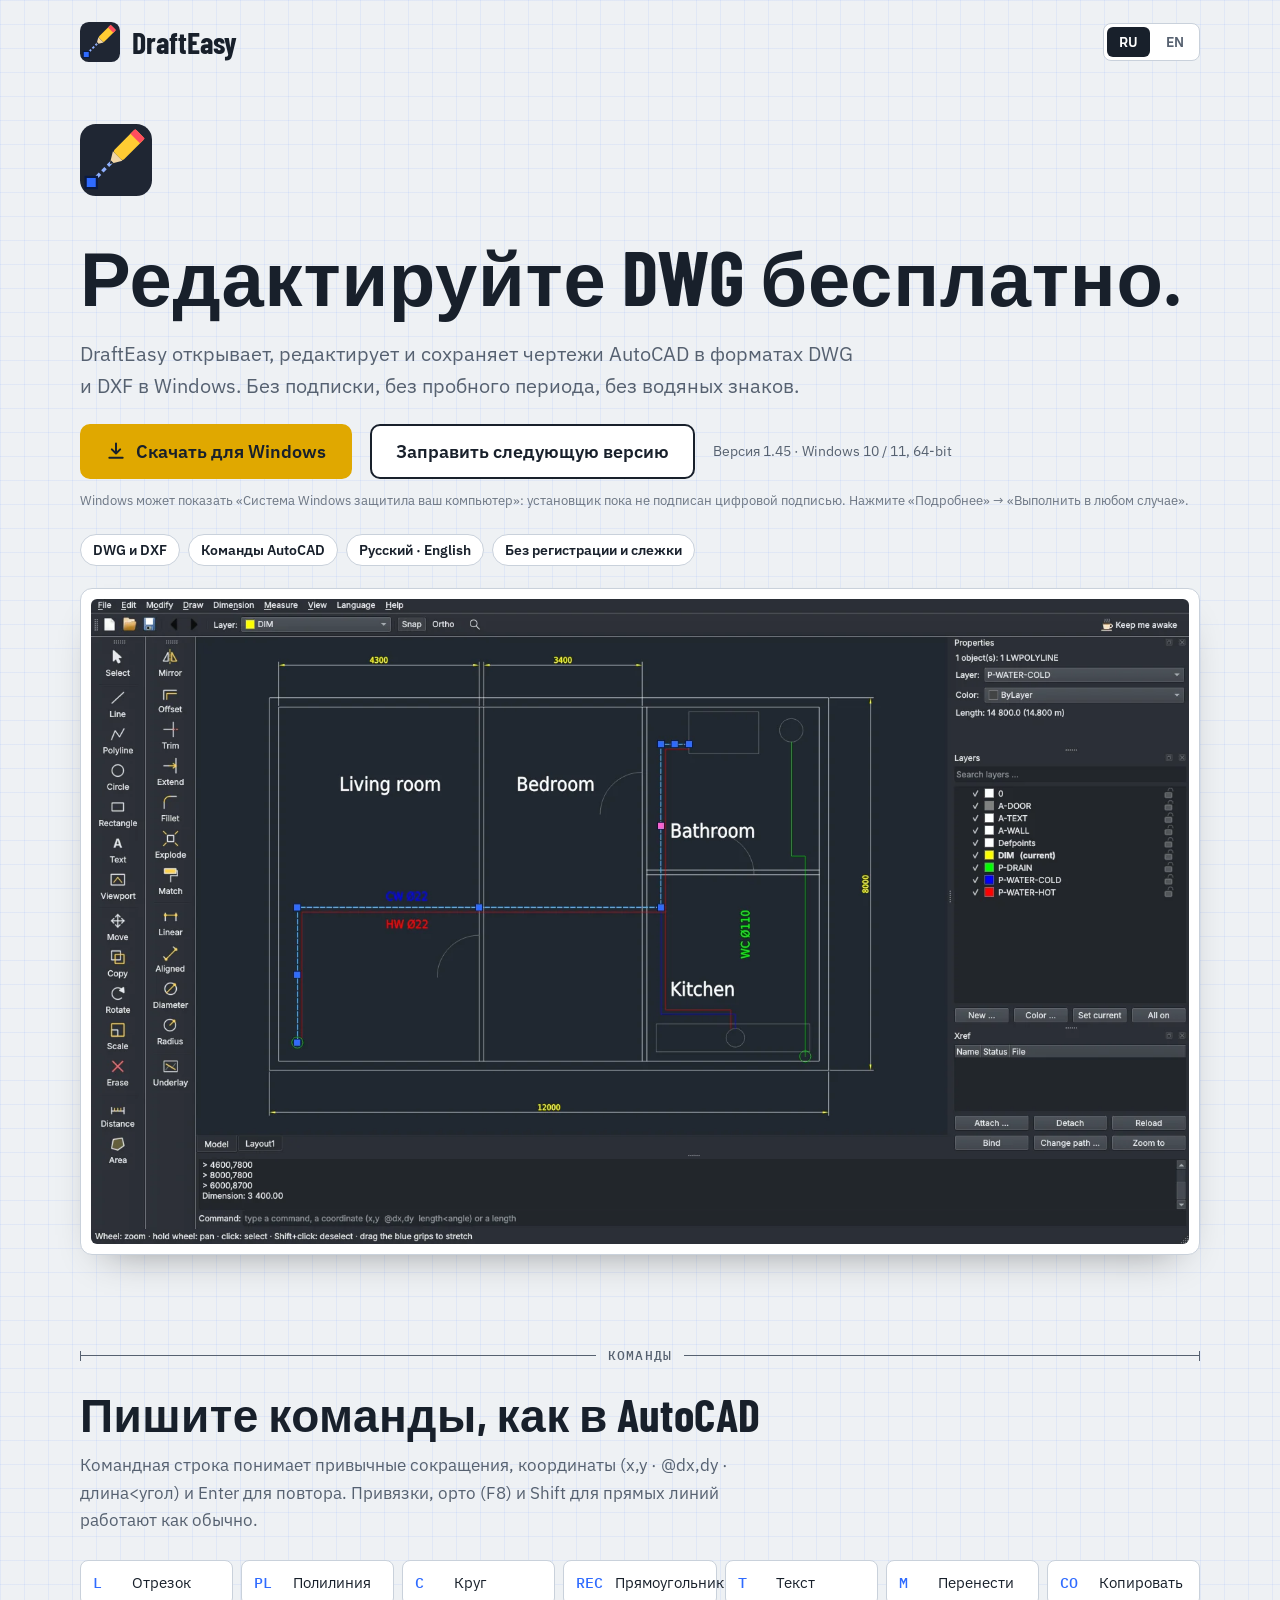
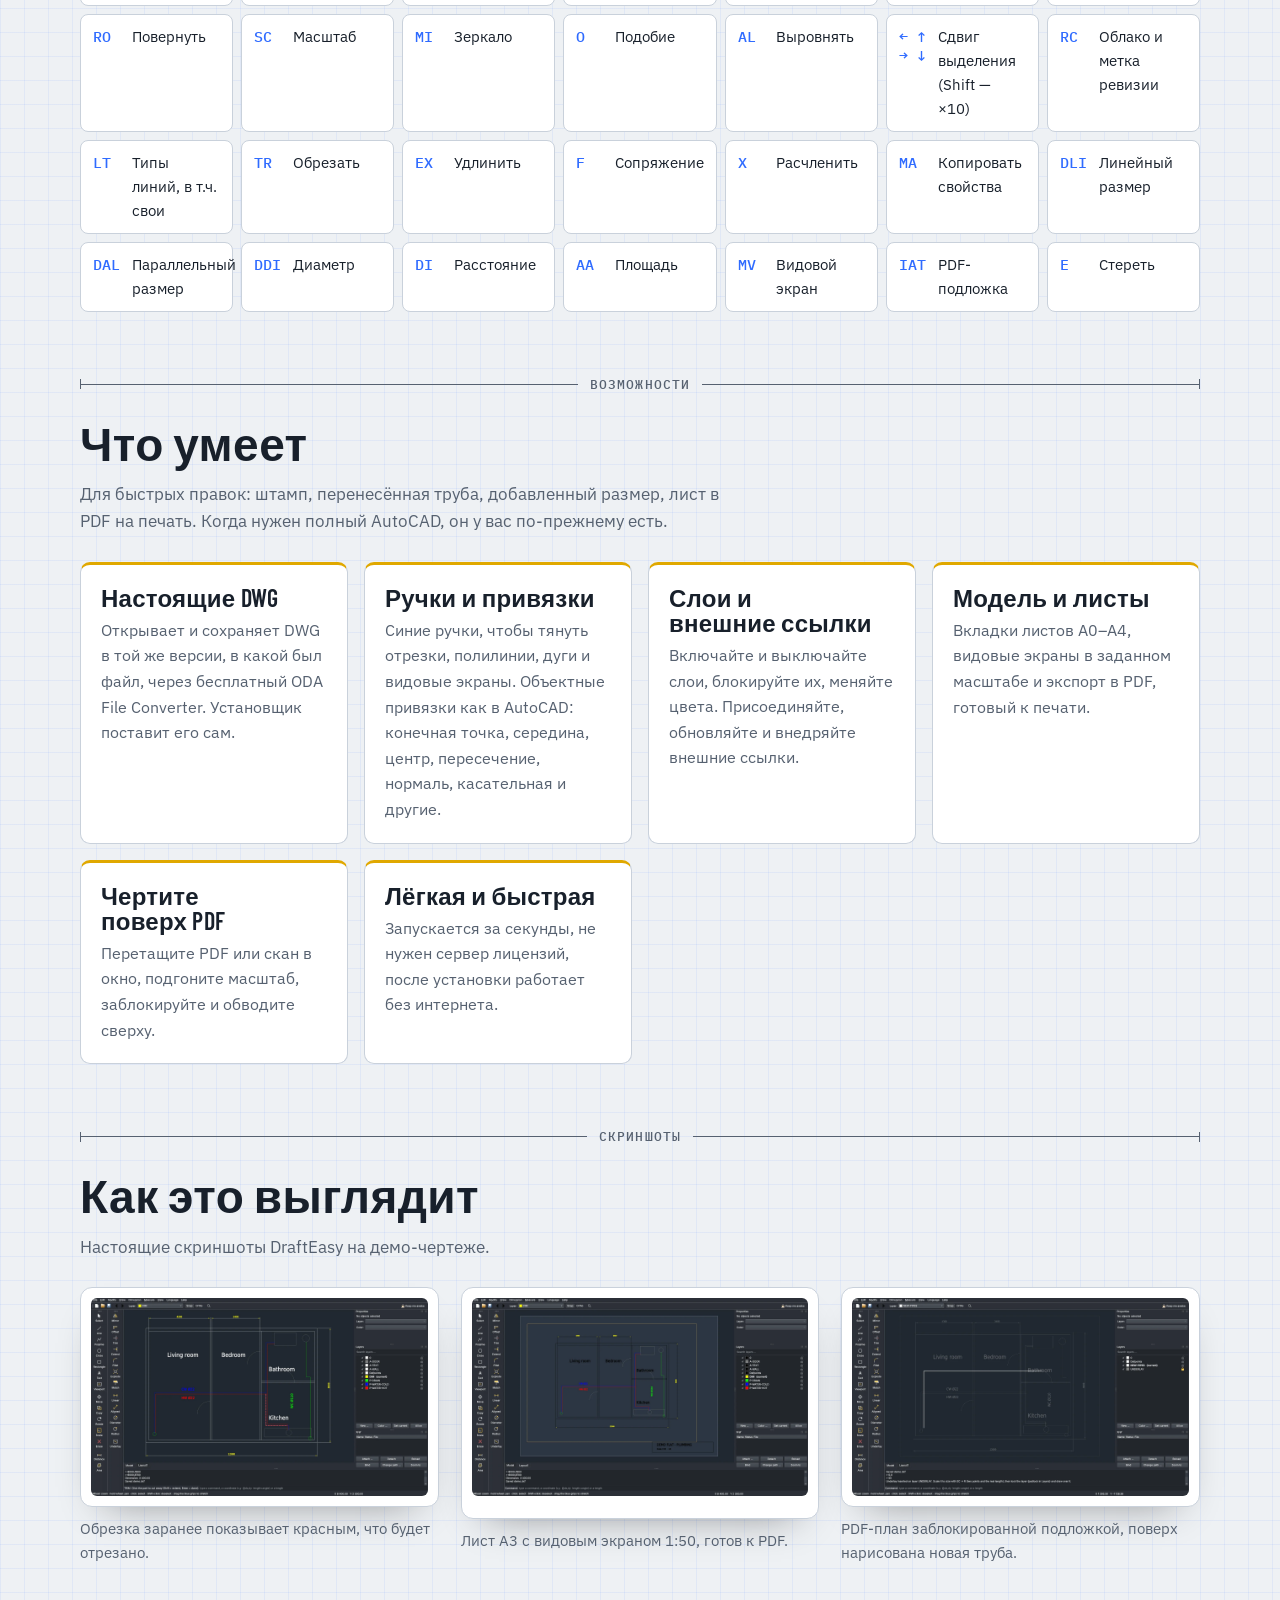
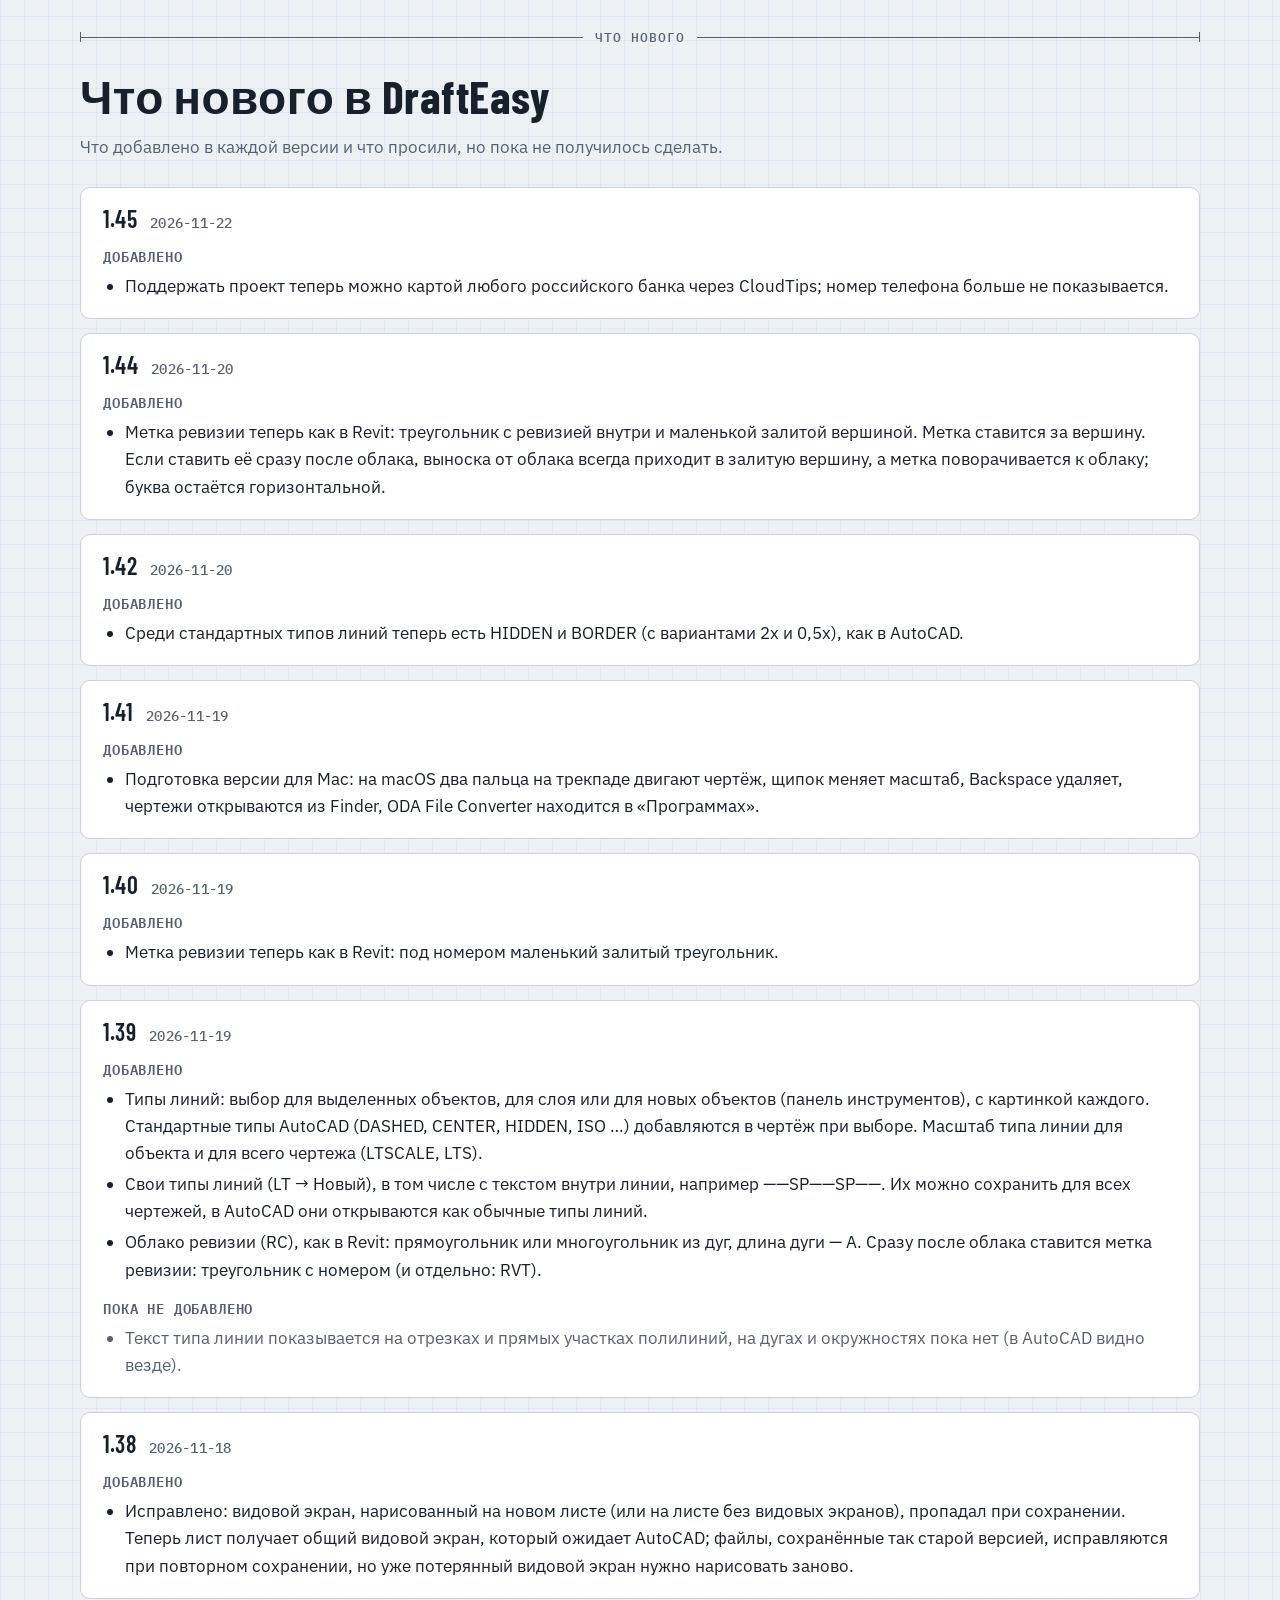
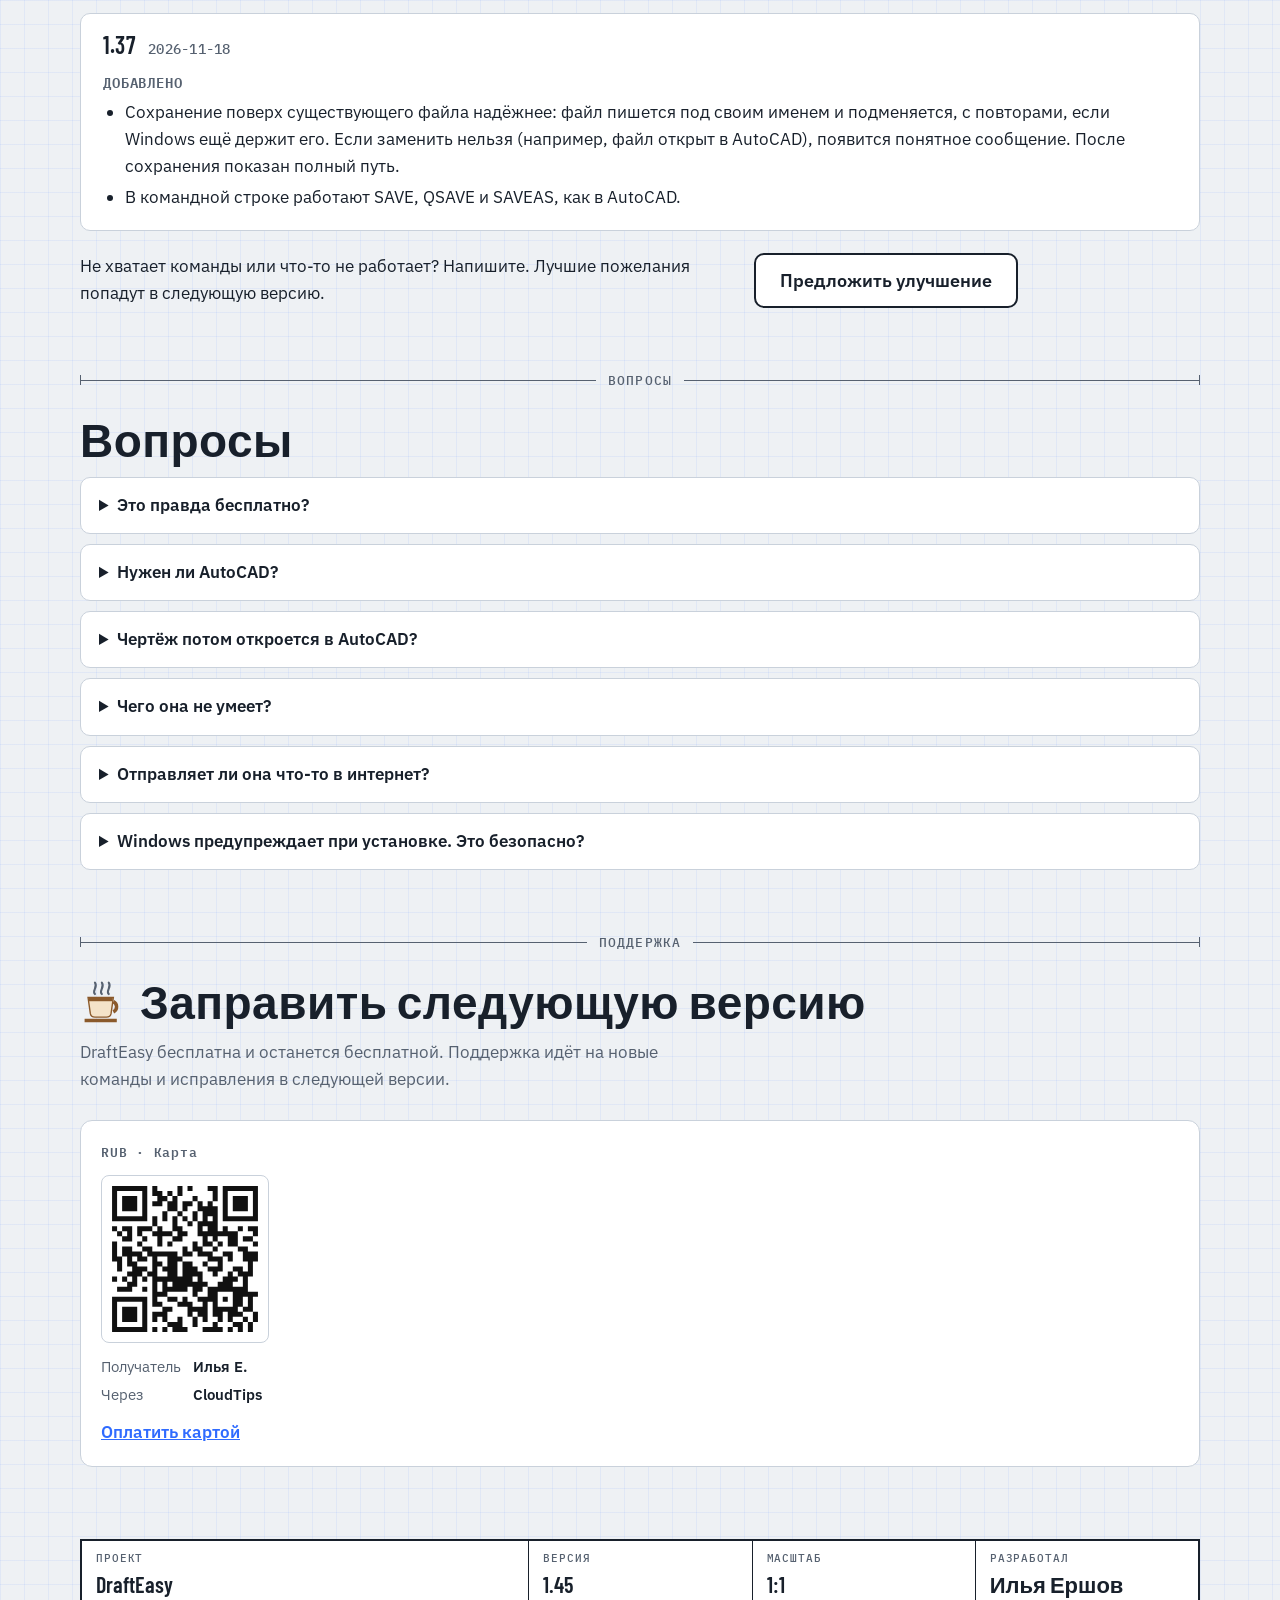
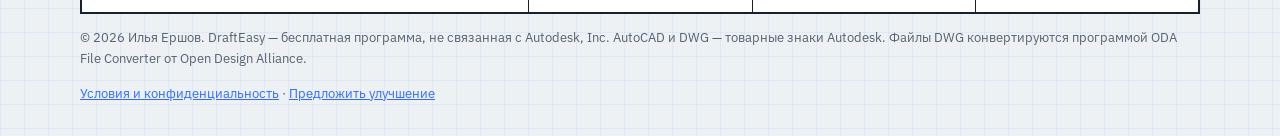
<file: index.html>
<!DOCTYPE html>
<html lang="ru">
<head>
<meta charset="utf-8">
<meta name="viewport" content="width=device-width, initial-scale=1">
<title>DraftEasy — бесплатный редактор DWG и DXF для Windows</title>
<meta name="description" content="DraftEasy — бесплатный и простой редактор DWG и DXF для Windows. Открывайте, правьте и сохраняйте чертежи AutoCAD привычными командами. Без подписки и водяных знаков.">
<link rel="icon" type="image/png" href="img/icon-64.png">
<link rel="apple-touch-icon" href="img/icon-180.png">
<link rel="preconnect" href="https://fonts.googleapis.com">
<link rel="preconnect" href="https://fonts.gstatic.com" crossorigin>
<link href="https://fonts.googleapis.com/css2?family=Barlow+Condensed:wght@500;600;700&family=IBM+Plex+Sans:wght@400;500;600&family=IBM+Plex+Mono:wght@500&display=swap" rel="stylesheet">
<link rel="stylesheet" href="style.css">
</head>
<body>
<header>
  <div class="wrap">
    <nav class="crumbs"><a class="brand" href="#top"><img src="img/icon.svg" alt="" width="40" height="40">DraftEasy</a></nav>
    <div class="langs" role="group" aria-label="Language">
      <button type="button" data-lang="ru" aria-pressed="true">RU</button>
      <button type="button" data-lang="en" aria-pressed="false">EN</button>
    </div>
  </div>
</header>

<main class="wrap" id="top">
  <section class="hero">
    <img class="heroicon" src="img/icon.svg" width="72" height="72" alt="">
    <h1 data-i18n="h1">Edit DWG drawings for free.</h1>
    <p class="lead" data-i18n="lead">DraftEasy opens, edits and saves AutoCAD DWG and DXF files on Windows. No subscription, no trial period, no watermark.</p>
    <div class="cta">
      <a class="btn primary" id="download" href="#">
        <svg viewBox="0 0 24 24" fill="none" stroke="currentColor" stroke-width="2.4" stroke-linecap="round" stroke-linejoin="round" aria-hidden="true"><path d="M12 3v12m0 0-5-5m5 5 5-5M4 20h16"/></svg>
        <span data-i18n="download">Download for Windows</span>
      </a>
      <a class="btn" href="#support" data-i18n="coffee-btn">Fuel the next version</a>
      <small><span data-i18n="version">Version</span> <span class="ver"></span> · Windows 10 / 11, 64-bit</small>
      <small class="smartscreen" data-i18n="smartscreen">Windows may show “Windows protected your PC”: the installer is not code-signed yet. Click More info → Run anyway.</small>
    </div>
    <ul class="facts">
      <li data-i18n="f1">DWG and DXF</li>
      <li data-i18n="f2">AutoCAD commands</li>
      <li data-i18n="f3">Russian · English</li>
      <li data-i18n="f4">No account, no tracking</li>
    </ul>
    <figure class="frame">
      <img src="img/shot-model.webp" width="1600" height="940" alt="DraftEasy with a plumbing plan: a selected pipe shows its blue grips, dimensions along the walls, the Layers panel on the right." data-i18n-alt="alt-model">
    </figure>
  </section>

  <div class="dim" aria-hidden="true"><span data-i18n="d-commands">commands</span></div>
  <section id="commands">
    <h2 data-i18n="cmd-h">Type it the way you type it in AutoCAD</h2>
    <p class="intro" data-i18n="cmd-p">The command line takes the usual aliases, coordinates (x,y · @dx,dy · length&lt;angle) and Enter to repeat. Snap, ortho (F8) and Shift for straight lines work as you expect.</p>
    <div class="cmds">
      <div class="cmd"><b>L</b><span data-i18n="c-l">Line</span></div>
      <div class="cmd"><b>PL</b><span data-i18n="c-pl">Polyline</span></div>
      <div class="cmd"><b>C</b><span data-i18n="c-c">Circle</span></div>
      <div class="cmd"><b>REC</b><span data-i18n="c-rec">Rectangle</span></div>
      <div class="cmd"><b>T</b><span data-i18n="c-t">Text</span></div>
      <div class="cmd"><b>M</b><span data-i18n="c-m">Move</span></div>
      <div class="cmd"><b>CO</b><span data-i18n="c-co">Copy</span></div>
      <div class="cmd"><b>RO</b><span data-i18n="c-ro">Rotate</span></div>
      <div class="cmd"><b>SC</b><span data-i18n="c-sc">Scale</span></div>
      <div class="cmd"><b>MI</b><span data-i18n="c-mi">Mirror</span></div>
      <div class="cmd"><b>O</b><span data-i18n="c-o">Offset</span></div>
      <div class="cmd"><b>AL</b><span data-i18n="c-al">Align</span></div>
      <div class="cmd"><b>← ↑ → ↓</b><span data-i18n="c-nudge">Nudge the selection (Shift = 10×)</span></div>
      <div class="cmd"><b>RC</b><span data-i18n="c-rc">Revision cloud + tag</span></div>
      <div class="cmd"><b>LT</b><span data-i18n="c-lt">Linetypes, also your own</span></div>
      <div class="cmd"><b>TR</b><span data-i18n="c-tr">Trim</span></div>
      <div class="cmd"><b>EX</b><span data-i18n="c-ex">Extend</span></div>
      <div class="cmd"><b>F</b><span data-i18n="c-f">Fillet</span></div>
      <div class="cmd"><b>X</b><span data-i18n="c-x">Explode</span></div>
      <div class="cmd"><b>MA</b><span data-i18n="c-ma">Match properties</span></div>
      <div class="cmd"><b>DLI</b><span data-i18n="c-dli">Linear dimension</span></div>
      <div class="cmd"><b>DAL</b><span data-i18n="c-dal">Aligned dimension</span></div>
      <div class="cmd"><b>DDI</b><span data-i18n="c-ddi">Diameter</span></div>
      <div class="cmd"><b>DI</b><span data-i18n="c-di">Distance</span></div>
      <div class="cmd"><b>AA</b><span data-i18n="c-aa">Area</span></div>
      <div class="cmd"><b>MV</b><span data-i18n="c-mv">Viewport</span></div>
      <div class="cmd"><b>IAT</b><span data-i18n="c-iat">PDF underlay</span></div>
      <div class="cmd"><b>E</b><span data-i18n="c-e">Erase</span></div>
    </div>
  </section>

  <div class="dim" aria-hidden="true"><span data-i18n="d-features">features</span></div>
  <section id="features">
    <h2 data-i18n="feat-h">What it does</h2>
    <p class="intro" data-i18n="feat-p">Made for the quick fix: a title block, a pipe moved, a dimension added, a sheet printed to PDF. When you need the full AutoCAD, you still have it.</p>
    <div class="features">
      <div class="feature"><h3 data-i18n="ft1-h">Real DWG files</h3><p data-i18n="ft1-p">Opens and saves DWG in the version it came in, through the free ODA File Converter. The installer sets it up for you.</p></div>
      <div class="feature"><h3 data-i18n="ft2-h">Grips and snaps</h3><p data-i18n="ft2-p">Blue grips to stretch lines, polylines, arcs and viewports. Object snaps as in AutoCAD: endpoint, midpoint, centre, intersection, perpendicular, tangent and more.</p></div>
      <div class="feature"><h3 data-i18n="ft3-h">Layers and xrefs</h3><p data-i18n="ft3-p">Turn layers on and off, lock them, change colours. Attach, reload and bind external references.</p></div>
      <div class="feature"><h3 data-i18n="ft4-h">Model and sheets</h3><p data-i18n="ft4-p">Layout tabs with A0–A4 sheets, viewports at a set scale, and export to PDF ready for printing.</p></div>
      <div class="feature"><h3 data-i18n="ft5-h">Draw over a PDF</h3><p data-i18n="ft5-p">Drop a PDF or a scan onto the window, scale it to size, lock it and trace over it.</p></div>
      <div class="feature"><h3 data-i18n="ft6-h">Small and quick</h3><p data-i18n="ft6-p">Starts in seconds, needs no licence server and no internet connection once installed.</p></div>
    </div>
  </section>

  <div class="dim" aria-hidden="true"><span data-i18n="d-screens">screens</span></div>
  <section id="screens">
    <h2 data-i18n="scr-h">See it working</h2>
    <p class="intro" data-i18n="scr-p">Real screenshots of DraftEasy on a demo drawing.</p>
    <div class="gallery">
      <figure><div class="frame"><img src="img/shot-trim.webp" width="1600" height="940" loading="lazy" alt="The Trim command shows in red the part of a pipe that will be cut away." data-i18n-alt="alt-trim"></div><figcaption data-i18n="cap-trim">Trim shows in red what will be cut before you click.</figcaption></figure>
      <figure><div class="frame"><img src="img/shot-sheet.webp" width="1600" height="940" loading="lazy" alt="An A3 sheet with a viewport at 1:50 and a title block." data-i18n-alt="alt-sheet"></div><figcaption data-i18n="cap-sheet">An A3 sheet with a viewport at 1:50, ready for PDF.</figcaption></figure>
      <figure><div class="frame"><img src="img/shot-underlay.webp" width="1600" height="940" loading="lazy" alt="A PDF plan as a faded underlay on a locked layer, with a new pipe drawn over it." data-i18n-alt="alt-underlay"></div><figcaption data-i18n="cap-underlay">A PDF plan as a locked underlay, with a new pipe drawn on top.</figcaption></figure>
    </div>
  </section>

  <div class="dim" aria-hidden="true"><span data-i18n="d-news">what's new</span></div>
  <section id="news">
    <h2 data-i18n="news-h">What's new</h2>
    <p class="intro" data-i18n="news-p">What each version added, and what was asked for but could not be done yet.</p>
    <div class="changelog" id="changelog"></div>
    <div class="feedback-cta">
      <p data-i18n="fb-p">Missing a command, or something does not work? Tell me. The best wishes go into the next version.</p>
      <a class="btn" id="feedback-link" href="feedback/" data-i18n="fb-btn">Suggest an improvement</a>
    </div>
  </section>

  <div class="dim" aria-hidden="true"><span data-i18n="d-faq">questions</span></div>
  <section id="faq">
    <h2 data-i18n="faq-h">Questions</h2>
    <div class="faq">
      <details><summary data-i18n="q1">Is it really free?</summary><p data-i18n="a1">Yes, for private and commercial work. There is no paid version. If it saves you time, you can fuel the next version.</p></details>
      <details><summary data-i18n="q2">Do I need AutoCAD?</summary><p data-i18n="a2">No. DraftEasy works on its own. For DWG files it uses ODA File Converter, a free program from the Open Design Alliance; the installer offers to install it. ODA File Converter has its own licence terms, set by Open Design Alliance; check them if you use DWG files at work. DXF files need no converter.</p></details>
      <details><summary data-i18n="q3">Will my drawing still open in AutoCAD?</summary><p data-i18n="a3">Yes. DraftEasy saves standard DWG and DXF in the version the file had, and keeps a .bak copy when it saves over a file. Keep backups of important drawings, as with any program.</p></details>
      <details><summary data-i18n="q4">What can it not do?</summary><p data-i18n="a4">It is a 2D editor: no 3D, no dynamic blocks or sheet sets. Hatching works inside closed polylines, rectangles and circles. See below what is new and what is not done yet.</p></details>
      <details><summary data-i18n="q5">Does it send anything over the internet?</summary><p data-i18n="a5">No. There is no account, no tracking and no automatic updates. The only internet use is installing ODA File Converter, and only if you choose it.</p></details>
      <details><summary data-i18n="q6">Windows warns me when I install it. Is it safe?</summary><p data-i18n="a6">Windows SmartScreen warns about new programs that are not signed with a paid code-signing certificate. DraftEasy is not signed yet. Download it only from this site (the file itself comes from GitHub), then click More info → Run anyway.</p></details>
    </div>
  </section>

  <div class="dim" aria-hidden="true"><span data-i18n="d-support">support</span></div>
  <section id="support">
    <div class="support-head">
      <svg viewBox="0 0 40 40" aria-hidden="true"><path d="M7 17h22l-2 14q-.5 3-4 3H13q-3.5 0-4-3Z" fill="#f4e3c8" stroke="#8b5a2b" stroke-width="1.2"/><rect x="7.6" y="17" width="20.8" height="3.2" fill="#8b5a2b"/><path d="M29 20.5a5 5 0 0 1 0 9" fill="none" stroke="#8b5a2b" stroke-width="3"/><path d="M4 37h28" stroke="#8b5a2b" stroke-width="3"/><path d="M13 14c-3-3 3-6 0-10M19 14c-3-3 3-6 0-10M25 14c-3-3 3-6 0-10" fill="none" stroke="var(--muted)" stroke-width="1.8" stroke-linecap="round"/></svg>
      <h2 data-i18n="sup-h">Fuel the next version</h2>
    </div>
    <p class="intro" data-i18n="sup-p">DraftEasy is free and will stay free. Support goes into new commands and fixes for the next version.</p>
    <div class="pay">
      <div class="card">
        <span class="cur" data-i18n="cur-card">RUB · Card</span>
        <img class="qr" src="img/qr-cloudtips.svg" width="168" height="168" alt="QR code for the CloudTips payment page" data-i18n-alt="alt-qr-ct">
        <dl><dt data-i18n="to">To</dt><dd>Илья Е.</dd><dt data-i18n="via">Through</dt><dd>CloudTips</dd></dl>
        <a class="pay-link" href="https://pay.cloudtips.ru/p/55f6f982" data-i18n="open-ct">Pay by card</a>
      </div>
    </div>
  </section>
</main>

<footer class="wrap">
  <div class="titleblock">
    <div><small data-i18n="tb-project">Project</small><strong>DraftEasy</strong></div>
    <div><small data-i18n="tb-version">Version</small><strong class="ver"></strong></div>
    <div><small data-i18n="tb-scale">Scale</small><strong>1:1</strong></div>
    <div><small data-i18n="tb-drawn">Drawn by</small><strong>Илья Ершов</strong></div>
  </div>
  <p class="legal" data-i18n="legal">© 2026 Ilya Ershov. DraftEasy is freeware and is not affiliated with or endorsed by Autodesk, Inc. AutoCAD and DWG are trademarks of Autodesk. DWG files are converted with ODA File Converter from the Open Design Alliance.</p>
  <p class="legal"><a href="terms/" data-i18n="terms-link">Terms and privacy</a> · <a href="feedback/" data-i18n="fb-btn">Suggest an improvement</a></p>
</footer>

<script src="changelog.js"></script>
<script>
// ---- settings: change these when a new version is published ----------------
const VERSION = "1.45";
// Link to DraftEasy_RU_Setup_<version>.exe (Yandex Disk, VK or a GitHub release).
const DOWNLOAD_URL = "https://github.com/sparepilot/drafteasy-ru/releases/download/v1.45/DraftEasy_RU_Setup_1.45.exe";   // GitHub release: tag v1.45 with this file attached

const T = {
  ru: {
    "h1": "Редактируйте DWG бесплатно.",
    "lead": "DraftEasy открывает, редактирует и сохраняет чертежи AutoCAD в форматах DWG и DXF в Windows. Без подписки, без пробного периода, без водяных знаков.",
    "download": "Скачать для Windows",
    "coffee-btn": "Заправить следующую версию",
    "version": "Версия",
    "f1": "DWG и DXF",
    "f2": "Команды AutoCAD",
    "f3": "Русский · English",
    "f4": "Без регистрации и слежки",
    "alt-model": "DraftEasy с планом ВК: у выбранной трубы синие ручки, размеры вдоль стен, справа панель слоёв.",
    "d-commands": "команды",
    "cmd-h": "Пишите команды, как в AutoCAD",
    "cmd-p": "Командная строка понимает привычные сокращения, координаты (x,y · @dx,dy · длина<угол) и Enter для повтора. Привязки, орто (F8) и Shift для прямых линий работают как обычно.",
    "c-l": "Отрезок",
    "c-pl": "Полилиния",
    "c-c": "Круг",
    "c-rec": "Прямоугольник",
    "c-t": "Текст",
    "c-m": "Перенести",
    "c-co": "Копировать",
    "c-ro": "Повернуть",
    "c-sc": "Масштаб",
    "c-mi": "Зеркало",
    "c-o": "Подобие",
    "c-al": "Выровнять", "c-nudge": "Сдвиг выделения (Shift — ×10)", "c-rc": "Облако и метка ревизии", "c-lt": "Типы линий, в т.ч. свои", "c-tr": "Обрезать",
    "c-ex": "Удлинить",
    "c-f": "Сопряжение",
    "c-x": "Расчленить",
    "c-ma": "Копировать свойства",
    "c-dli": "Линейный размер",
    "c-dal": "Параллельный размер",
    "c-ddi": "Диаметр",
    "c-di": "Расстояние",
    "c-aa": "Площадь",
    "c-mv": "Видовой экран",
    "c-iat": "PDF-подложка",
    "c-e": "Стереть",
    "d-features": "возможности",
    "feat-h": "Что умеет",
    "feat-p": "Для быстрых правок: штамп, перенесённая труба, добавленный размер, лист в PDF на печать. Когда нужен полный AutoCAD, он у вас по-прежнему есть.",
    "ft1-h": "Настоящие DWG",
    "ft1-p": "Открывает и сохраняет DWG в той же версии, в какой был файл, через бесплатный ODA File Converter. Установщик поставит его сам.",
    "ft2-h": "Ручки и привязки",
    "ft2-p": "Синие ручки, чтобы тянуть отрезки, полилинии, дуги и видовые экраны. Объектные привязки как в AutoCAD: конечная точка, середина, центр, пересечение, нормаль, касательная и другие.",
    "ft3-h": "Слои и внешние ссылки",
    "ft3-p": "Включайте и выключайте слои, блокируйте их, меняйте цвета. Присоединяйте, обновляйте и внедряйте внешние ссылки.",
    "ft4-h": "Модель и листы",
    "ft4-p": "Вкладки листов A0–A4, видовые экраны в заданном масштабе и экспорт в PDF, готовый к печати.",
    "ft5-h": "Чертите поверх PDF",
    "ft5-p": "Перетащите PDF или скан в окно, подгоните масштаб, заблокируйте и обводите сверху.",
    "ft6-h": "Лёгкая и быстрая",
    "ft6-p": "Запускается за секунды, не нужен сервер лицензий, после установки работает без интернета.",
    "d-screens": "скриншоты",
    "scr-h": "Как это выглядит",
    "scr-p": "Настоящие скриншоты DraftEasy на демо-чертеже.",
    "cap-trim": "Обрезка заранее показывает красным, что будет отрезано.",
    "cap-sheet": "Лист A3 с видовым экраном 1:50, готов к PDF.",
    "cap-underlay": "PDF-план заблокированной подложкой, поверх нарисована новая труба.",
    "alt-trim": "Команда «Обрезать» показывает красным часть трубы, которая будет отрезана.",
    "alt-sheet": "Лист A3 с видовым экраном 1:50 и штампом.",
    "alt-underlay": "PDF-план бледной подложкой на заблокированном слое, поверх нарисована новая труба.",
    "d-news": "что нового",
    "news-h": "Что нового в DraftEasy",
    "news-p": "Что добавлено в каждой версии и что просили, но пока не получилось сделать.",
    "d-faq": "вопросы",
    "faq-h": "Вопросы",
    "q1": "Это правда бесплатно?",
    "a1": "Да, и для себя, и для работы. Платной версии нет. Если программа экономит вам время, можно поддержать следующую версию.",
    "q2": "Нужен ли AutoCAD?",
    "a2": "Нет, DraftEasy работает сам по себе. Для файлов DWG нужен ODA File Converter, бесплатная программа от Open Design Alliance; установщик предложит её поставить. Если сайт ODA не открывается из России, скачайте её через VPN. Файлы DXF открываются без неё.",
    "q3": "Чертёж потом откроется в AutoCAD?",
    "a3": "Да. DraftEasy сохраняет обычные DWG и DXF в той же версии, что и был файл, и при перезаписи оставляет копию .bak.",
    "q4": "Чего она не умеет?",
    "a4": "Это 2D-редактор: нет 3D, динамических блоков и подшивок листов. Штриховка работает внутри замкнутых полилиний, прямоугольников и окружностей. Ниже — что нового и что пока не сделано.",
    "q5": "Отправляет ли она что-то в интернет?",
    "a5": "Нет. Нет учётной записи, слежки и автообновлений. Интернет нужен, только если вы решите установить ODA File Converter.",
    "q6": "Windows предупреждает при установке. Это безопасно?",
    "a6": "Фильтр Windows SmartScreen предупреждает о новых программах без платной цифровой подписи. DraftEasy пока не подписана. Скачивайте её только с этого сайта (сам файл лежит на GitHub) и нажмите «Подробнее» → «Выполнить в любом случае».",
    "smartscreen": "Windows может показать «Система Windows защитила ваш компьютер»: установщик пока не подписан цифровой подписью. Нажмите «Подробнее» → «Выполнить в любом случае».",
    "d-support": "поддержка",
    "sup-h": "Заправить следующую версию",
    "sup-p": "DraftEasy бесплатна и останется бесплатной. Поддержка идёт на новые команды и исправления в следующей версии.",
    "to": "Получатель",
    "cur-card": "RUB · Карта",
    "via": "Через",
    "open-ct": "Оплатить картой",
    "alt-qr-ct": "QR-код страницы оплаты CloudTips",
    "tb-project": "Проект",
    "tb-version": "Версия",
    "tb-scale": "Масштаб",
    "tb-drawn": "Разработал",
    "legal": "© 2026 Илья Ершов. DraftEasy — бесплатная программа, не связанная с Autodesk, Inc. AutoCAD и DWG — товарные знаки Autodesk. Файлы DWG конвертируются программой ODA File Converter от Open Design Alliance.",
    "terms-link": "Условия и конфиденциальность", "fb-p": "Не хватает команды или что-то не работает? Напишите. Лучшие пожелания попадут в следующую версию.", "fb-btn": "Предложить улучшение",
    "added": "Добавлено",
    "notyet": "Пока не добавлено"
  }
};

const nodes = [...document.querySelectorAll("[data-i18n]")];
const altNodes = [...document.querySelectorAll("[data-i18n-alt]")];
const EN = {}, EN_ALT = {};
nodes.forEach(n => { EN[n.dataset.i18n] = n.textContent; });
altNodes.forEach(n => { EN_ALT[n.dataset.i18nAlt] = n.alt; });

const EN_WORDS = { added: "Added", notyet: "Not added yet" };
function esc(t) { return String(t).replace(/[&<>"]/g, c => ({ "&": "&amp;", "<": "&lt;", ">": "&gt;", '"': "&quot;" }[c])); }
function renderChangelog(lang) {
  const box = document.getElementById("changelog");
  if (!box || typeof CHANGELOG === "undefined") return;
  const word = k => (T[lang] || {})[k] ?? EN_WORDS[k];
  const list = (e, k) => (e[k] && (e[k][lang] || e[k].en)) || [];
  box.innerHTML = CHANGELOG.slice(0, 8).map(e => {
    const add = list(e, "added"), later = list(e, "not_yet");
    return `<article class="release"><h3>${esc(e.version)} <small>${esc(e.date)}</small></h3>`
      + (add.length ? `<h4>${esc(word("added"))}</h4><ul>${add.map(t => `<li>${esc(t)}</li>`).join("")}</ul>` : "")
      + (later.length ? `<h4 class="later">${esc(word("notyet"))}</h4><ul class="later">${later.map(t => `<li>${esc(t)}</li>`).join("")}</ul>` : "")
      + `</article>`;
  }).join("");
}

function setLang(lang) {
  renderChangelog(lang);
  const d = T[lang] || {};
  nodes.forEach(n => { n.textContent = d[n.dataset.i18n] ?? EN[n.dataset.i18n]; });
  altNodes.forEach(n => { n.alt = d[n.dataset.i18nAlt] ?? EN_ALT[n.dataset.i18nAlt]; });
  document.documentElement.lang = lang;
  document.querySelectorAll(".langs button").forEach(b => b.setAttribute("aria-pressed", String(b.dataset.lang === lang)));
  try { localStorage.setItem("lang", lang); } catch (e) { /* storage is optional */ }
}

document.querySelectorAll(".ver").forEach(n => { n.textContent = VERSION; });
document.getElementById("download").href = DOWNLOAD_URL;
document.getElementById("feedback-link").href = "feedback/?product=draftEasy-ru&version=" + encodeURIComponent(VERSION);
document.querySelectorAll(".langs button").forEach(b => b.addEventListener("click", () => setLang(b.dataset.lang)));

let start = "";
try { start = localStorage.getItem("lang") || ""; } catch (e) { start = ""; }
if (start !== "en" && start !== "ru") start = "ru";
setLang(start);
</script>
</body>
</html>
</file>
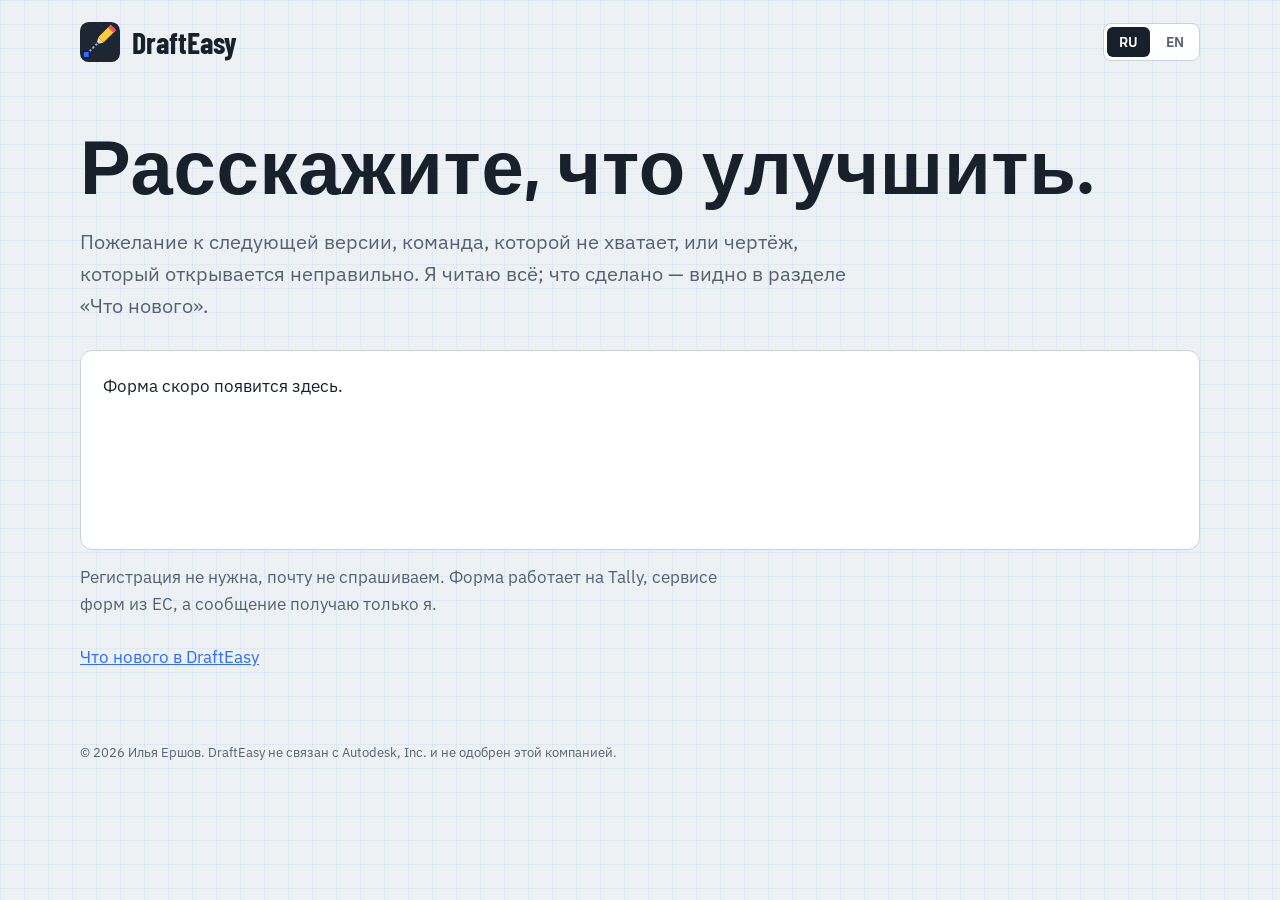
<file: feedback/index.html>
<!DOCTYPE html>
<html lang="ru">
<head>
<meta charset="utf-8">
<meta name="viewport" content="width=device-width, initial-scale=1">
<title>Обратная связь · DraftEasy</title>
<meta name="description" content="Suggest an improvement or report a problem in DraftEasy.">
<link rel="icon" type="image/png" href="../img/icon-64.png">
<link rel="preconnect" href="https://fonts.googleapis.com">
<link rel="preconnect" href="https://fonts.gstatic.com" crossorigin>
<link href="https://fonts.googleapis.com/css2?family=Barlow+Condensed:wght@500;600;700&family=IBM+Plex+Sans:wght@400;500;600&family=IBM+Plex+Mono:wght@500&display=swap" rel="stylesheet">
<link rel="stylesheet" href="../style.css">
</head>
<body>
<header>
  <div class="wrap">
    <nav class="crumbs"><a class="brand" href="../"><img src="../img/icon.svg" alt="" width="40" height="40">DraftEasy</a></nav>
    <div class="langs" role="group" aria-label="Language">
      <button type="button" data-lang="ru" aria-pressed="true">RU</button>
      <button type="button" data-lang="en" aria-pressed="false">EN</button>
    </div>
  </div>
</header>

<main class="wrap" id="top">
  <section class="hero">
    <h1 data-i18n="h1">Tell me what to improve.</h1>
    <p class="lead" data-i18n="lead">A wish for the next version, a command you miss, or a drawing that does not open right. I read everything; what gets done is listed under What's new.</p>
  </section>

  <section id="form">
    <div class="form-box" id="form-box">
      <p id="form-wait" data-i18n="wait">The form opens here soon.</p>
    </div>
    <p class="intro" style="margin-top:14px" data-i18n="privacy">No account needed and no e-mail address asked for. The form is run by Tally, a form service in the EU, and your message goes only to me.</p>
    <p><a href="../#news" data-i18n="news">See what is new in DraftEasy</a></p>
  </section>
</main>

<footer class="wrap">
  <p class="legal" data-i18n="legal">© 2026 Ilya Ershov. DraftEasy is not affiliated with or endorsed by Autodesk, Inc.</p>
</footer>

<script>
// ---- settings ------------------------------------------------------------------
// The id of the Tally form (the part after tally.so/r/). While it is empty the page says the form opens soon.
// The form gets hidden fields "product", "version" and "lang" from the page address.
const TALLY_FORM_ID = "";

const T = {
  ru: {
    "h1": "Расскажите, что улучшить.",
    "lead": "Пожелание к следующей версии, команда, которой не хватает, или чертёж, который открывается неправильно. Я читаю всё; что сделано — видно в разделе «Что нового».",
    "wait": "Форма скоро появится здесь.",
    "privacy": "Регистрация не нужна, почту не спрашиваем. Форма работает на Tally, сервисе форм из ЕС, а сообщение получаю только я.",
    "news": "Что нового в DraftEasy",
    "legal": "© 2026 Илья Ершов. DraftEasy не связан с Autodesk, Inc. и не одобрен этой компанией."
  }
};

const nodes = [...document.querySelectorAll("[data-i18n]")];
const EN = {};
nodes.forEach(n => { EN[n.dataset.i18n] = n.textContent; });
let current = "en";

function showForm() {
  if (!TALLY_FORM_ID) return;
  const q = new URLSearchParams(location.search);
  const p = new URLSearchParams({ alignLeft: "1", hideTitle: "1", transparentBackground: "1", dynamicHeight: "1",
    product: q.get("product") || "draftEasy-ru", version: q.get("version") || "", lang: current });
  const box = document.getElementById("form-box");
  box.innerHTML = "";
  const f = document.createElement("iframe");
  f.src = "https://tally.so/embed/" + encodeURIComponent(TALLY_FORM_ID) + "?" + p.toString();
  f.title = "Feedback form"; f.loading = "lazy";
  box.appendChild(f);
}

function setLang(lang) {
  current = lang;
  const d = T[lang] || {};
  nodes.forEach(n => { n.textContent = d[n.dataset.i18n] ?? EN[n.dataset.i18n]; });
  document.documentElement.lang = lang;
  document.querySelectorAll(".langs button").forEach(b => b.setAttribute("aria-pressed", String(b.dataset.lang === lang)));
  try { localStorage.setItem("lang", lang); } catch (e) { /* storage is optional */ }
}

document.querySelectorAll(".langs button").forEach(b => b.addEventListener("click", () => setLang(b.dataset.lang)));
let start = "";
try { start = localStorage.getItem("lang") || ""; } catch (e) { start = ""; }
if (start !== "en" && start !== "ru") start = "ru";
setLang(start);
showForm();
</script>
</body>
</html>
</file>
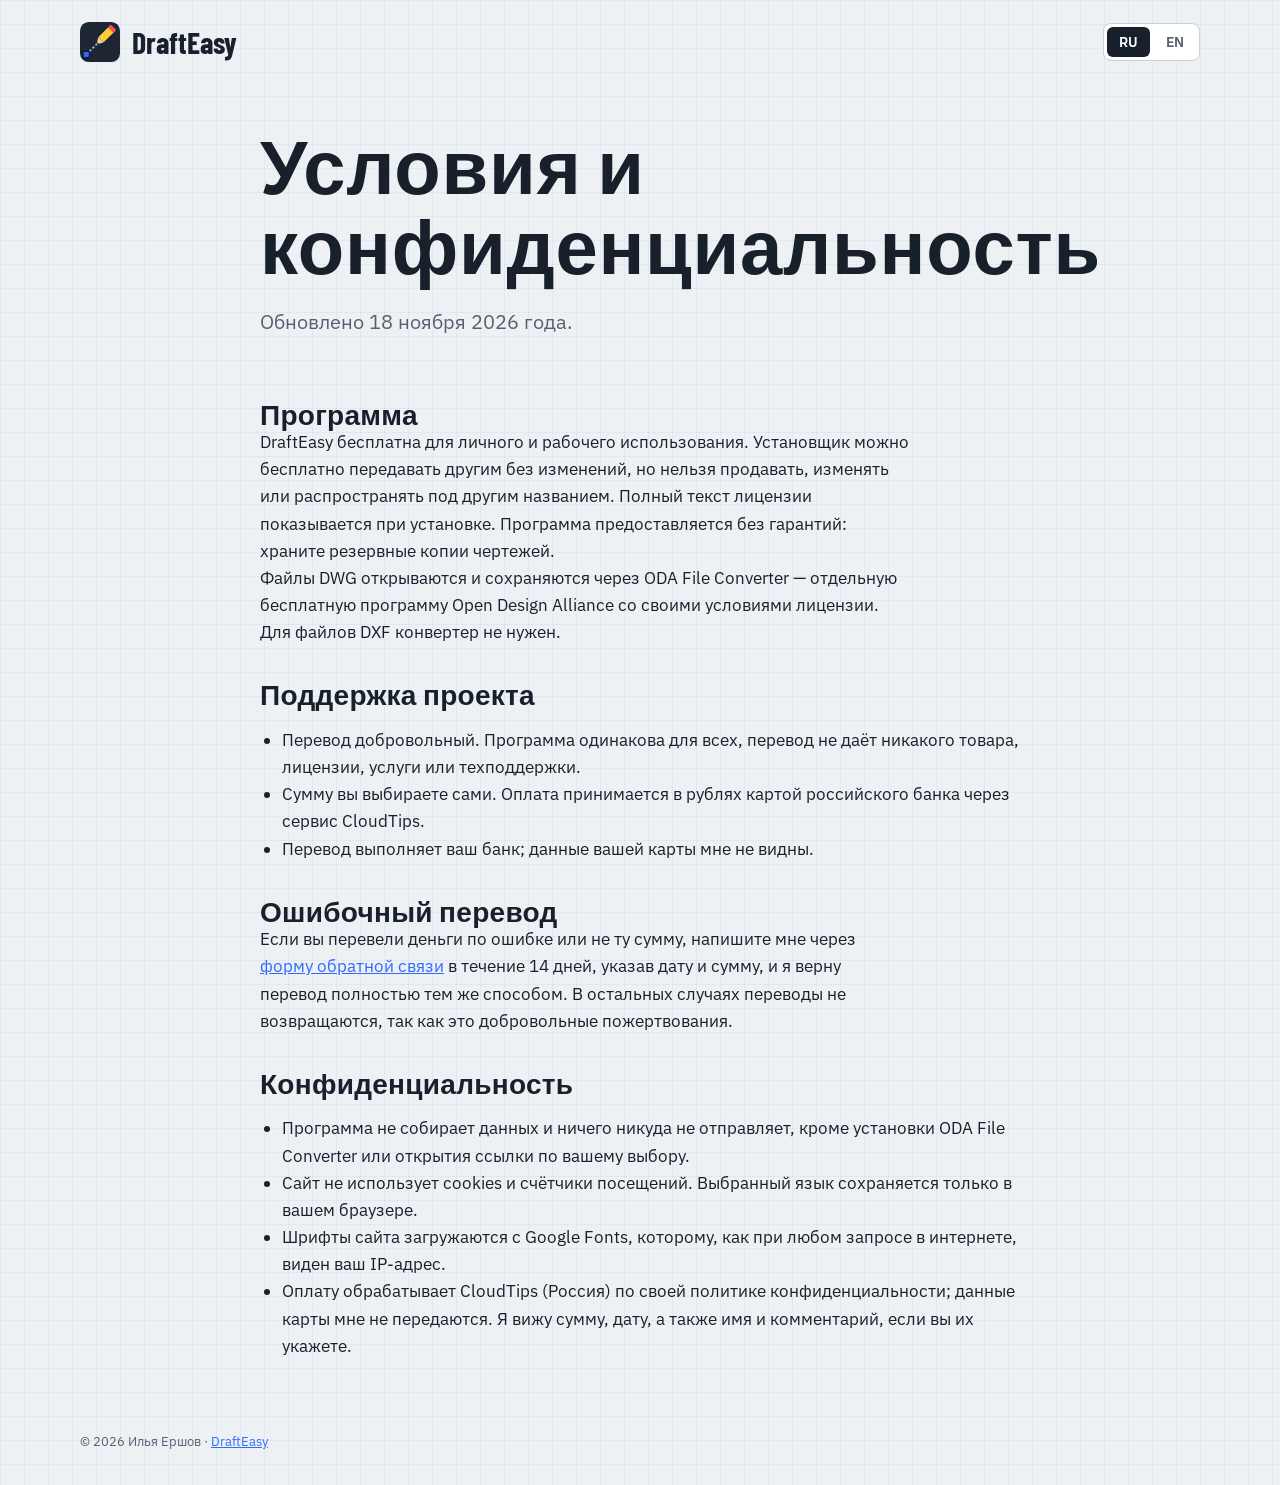
<file: terms/index.html>
<!DOCTYPE html>
<html lang="ru">
<head>
<meta charset="utf-8">
<meta name="viewport" content="width=device-width, initial-scale=1">
<title>Условия и конфиденциальность · DraftEasy</title>
<meta name="description" content="Условия использования DraftEasy, добровольной поддержки и конфиденциальность.">
<link rel="icon" type="image/png" href="../img/icon-64.png">
<link rel="preconnect" href="https://fonts.googleapis.com">
<link rel="preconnect" href="https://fonts.gstatic.com" crossorigin>
<link href="https://fonts.googleapis.com/css2?family=Barlow+Condensed:wght@500;600;700&family=IBM+Plex+Sans:wght@400;500;600&family=IBM+Plex+Mono:wght@500&display=swap" rel="stylesheet">
<link rel="stylesheet" href="../style.css">
<style>
  .doc { max-width: 760px; }
  .doc h2 { margin-top: 34px; font-size: 28px; }
  .doc p, .doc li { line-height: 1.6; }
  .doc ul { padding-left: 22px; }
  [data-block][hidden] { display: none; }
</style>
</head>
<body>
<header>
  <div class="wrap">
    <nav class="crumbs"><a class="brand" href="../"><img src="../img/icon.svg" alt="" width="40" height="40">DraftEasy</a></nav>
    <div class="langs" role="group" aria-label="Language">
      <button type="button" data-lang="ru" aria-pressed="true">RU</button>
      <button type="button" data-lang="en" aria-pressed="false">EN</button>
    </div>
  </div>
</header>

<main class="wrap doc" id="top">

<div data-block="ru" lang="ru">
  <section class="hero">
    <h1>Условия и конфиденциальность</h1>
    <p class="lead">Обновлено 18 ноября 2026 года.</p>
  </section>

  <h2>Программа</h2>
  <p>DraftEasy бесплатна для личного и рабочего использования. Установщик можно бесплатно передавать другим без изменений, но нельзя продавать, изменять или распространять под другим названием. Полный текст лицензии показывается при установке. Программа предоставляется без гарантий: храните резервные копии чертежей.</p>
  <p>Файлы DWG открываются и сохраняются через ODA File Converter — отдельную бесплатную программу Open Design Alliance со своими условиями лицензии. Для файлов DXF конвертер не нужен.</p>

  <h2>Поддержка проекта</h2>
  <ul>
    <li>Перевод добровольный. Программа одинакова для всех, перевод не даёт никакого товара, лицензии, услуги или техподдержки.</li>
    <li>Сумму вы выбираете сами. Оплата принимается в рублях картой российского банка через сервис CloudTips.</li>
    <li>Перевод выполняет ваш банк; данные вашей карты мне не видны.</li>
  </ul>

  <h2>Ошибочный перевод</h2>
  <p>Если вы перевели деньги по ошибке или не ту сумму, напишите мне через <a href="../feedback/">форму обратной связи</a> в течение 14 дней, указав дату и сумму, и я верну перевод полностью тем же способом. В остальных случаях переводы не возвращаются, так как это добровольные пожертвования.</p>

  <h2>Конфиденциальность</h2>
  <ul>
    <li>Программа не собирает данных и ничего никуда не отправляет, кроме установки ODA File Converter или открытия ссылки по вашему выбору.</li>
    <li>Сайт не использует cookies и счётчики посещений. Выбранный язык сохраняется только в вашем браузере.</li>
    <li>Шрифты сайта загружаются с Google Fonts, которому, как при любом запросе в интернете, виден ваш IP-адрес.</li>
    <li>Оплату обрабатывает CloudTips (Россия) по своей политике конфиденциальности; данные карты мне не передаются. Я вижу сумму, дату, а также имя и комментарий, если вы их укажете.</li>
  </ul>
</div>

<div data-block="en" lang="en" hidden>
  <section class="hero">
    <h1>Terms and privacy</h1>
    <p class="lead">Updated 18 November 2026.</p>
  </section>

  <h2>The program</h2>
  <p>DraftEasy is free for private and commercial use. You may pass on the unchanged installer free of charge, but not sell it, change it or hand it out under another name. The full licence is shown when you install the program. DraftEasy comes without warranty: keep backups of your drawings.</p>
  <p>DWG files are read and written with ODA File Converter, a separate free program from Open Design Alliance with its own licence terms. DXF files need no converter.</p>

  <h2>Support</h2>
  <ul>
    <li>Paying is voluntary. The program is the same for everyone, and a payment buys no product, licence, service or support.</li>
    <li>You choose the amount. Payments are accepted in roubles by Russian bank card through the CloudTips service.</li>
    <li>The transfer is made by your bank; I never see your card details.</li>
  </ul>

  <h2>Transfers made by mistake</h2>
  <p>If you sent money by mistake or the wrong amount, write to me through the <a href="../feedback/">feedback form</a> within 14 days with the date and amount, and I return the full amount the same way. Otherwise transfers are not refunded, as they are voluntary gifts.</p>

  <h2>Privacy</h2>
  <ul>
    <li>The program collects no data and sends nothing anywhere, except when you install ODA File Converter or open a link.</li>
    <li>This site uses no cookies and no analytics. Your language choice is saved in your own browser.</li>
    <li>The site loads its fonts from Google Fonts, which receives your IP address as with any web request.</li>
    <li>Payments are handled by CloudTips (Russia) under its own privacy policy; your card details are not passed to me. I see the amount, the date, and your name and comment if you give them.</li>
  </ul>
</div>

</main>

<footer class="wrap">
  <p class="legal">© 2026 Илья Ершов · <a href="../">DraftEasy</a></p>
</footer>

<script>
function setLang(lang) {
  document.querySelectorAll("[data-block]").forEach(b => { b.hidden = b.dataset.block !== lang; });
  document.documentElement.lang = lang;
  document.querySelectorAll(".langs button").forEach(b => b.setAttribute("aria-pressed", String(b.dataset.lang === lang)));
  try { localStorage.setItem("lang", lang); } catch (e) { /* storage is optional */ }
}
document.querySelectorAll(".langs button").forEach(b => b.addEventListener("click", () => setLang(b.dataset.lang)));
let start = "";
try { start = localStorage.getItem("lang") || ""; } catch (e) { start = ""; }
if (start !== "en" && start !== "ru") start = "ru";
setLang(start);
</script>
</body>
</html>
</file>
<file: style.css>
/* Layout idea: a drawing sheet. Grid paper background, dimension lines as dividers, a title block as footer. */
:root {
  --paper: #eef1f4;
  --sheet: #ffffff;
  --ink: #18202b;
  --muted: #566170;
  --line: #c9d1db;
  --accent: #e0a800;      /* the yellow of the program's icons */
  --grip: #2f6bff;        /* grip blue */
  --on-accent: #18202b;
  --grid: rgba(47, 107, 255, 0.07);
  --display: "Barlow Condensed", "Arial Narrow", "Roboto Condensed", sans-serif;
  --body: "IBM Plex Sans", "Segoe UI", system-ui, sans-serif;
  --mono: "IBM Plex Mono", Consolas, "Courier New", monospace;
  color-scheme: light;
}
@media (prefers-color-scheme: dark) {
  :root:not([data-theme="light"]) {
    --paper: #161b22; --sheet: #1e252e; --ink: #e8ecf1; --muted: #9aa6b4; --line: #323c48;
    --accent: #ffd24a; --grip: #6b95ff; --on-accent: #18202b; --grid: rgba(107, 149, 255, 0.07);
    color-scheme: dark;
  }
}
:root[data-theme="dark"] {
  --paper: #161b22; --sheet: #1e252e; --ink: #e8ecf1; --muted: #9aa6b4; --line: #323c48;
  --accent: #ffd24a; --grip: #6b95ff; --on-accent: #18202b; --grid: rgba(107, 149, 255, 0.07);
  color-scheme: dark;
}
* { box-sizing: border-box; }
html, body { margin: 0; }
body {
  background-color: var(--paper);
  background-image: linear-gradient(var(--grid) 1px, transparent 1px), linear-gradient(90deg, var(--grid) 1px, transparent 1px);
  background-size: 24px 24px;
  color: var(--ink);
  font: 400 17px/1.6 var(--body);
}
a { color: var(--grip); }
a:focus-visible, button:focus-visible { outline: 3px solid var(--grip); outline-offset: 3px; border-radius: 4px; }
img { max-width: 100%; display: block; }
.wrap { width: min(1120px, 100% - 40px); margin: 0 auto; }
h1, h2, h3 { font-family: var(--display); font-weight: 700; line-height: 1.05; text-wrap: balance; margin: 0; letter-spacing: 0.01em; }
h1 { font-size: clamp(44px, 7vw, 76px); }
h2 { font-size: clamp(32px, 4.4vw, 46px); }
h3 { font-size: 24px; font-weight: 600; }
p { margin: 0; max-width: 65ch; }
.muted { color: var(--muted); }

/* header */
header { padding: 18px 0; }
header .wrap { display: flex; align-items: center; justify-content: space-between; gap: 16px; flex-wrap: wrap; }
.brand { display: flex; align-items: center; gap: 12px; font-family: var(--display); font-size: 30px; font-weight: 700; color: var(--ink); text-decoration: none; }
.brand img { width: 40px; height: 40px; }
.langs { display: flex; gap: 4px; border: 1px solid var(--line); border-radius: 8px; padding: 3px; background: var(--sheet); }
.langs button { font: 600 14px var(--body); border: 0; background: transparent; color: var(--muted); padding: 6px 12px; border-radius: 6px; cursor: pointer; }
.langs button[aria-pressed="true"] { background: var(--ink); color: var(--sheet); }

/* hero */
.hero { padding: 40px 0 28px; display: grid; gap: 22px; }
.hero .lead { font-size: 20px; color: var(--muted); }
.cta { display: flex; flex-wrap: wrap; gap: 12px 18px; align-items: center; }
.btn { display: inline-flex; align-items: center; gap: 10px; text-decoration: none; font: 600 18px var(--body); padding: 14px 24px; border-radius: 10px; border: 2px solid var(--ink); color: var(--ink); background: var(--sheet); }
.btn.primary { background: var(--accent); border-color: var(--accent); color: var(--on-accent); }
.btn svg { width: 20px; height: 20px; }
.cta small { color: var(--muted); font-size: 14px; }
.cta small.smartscreen { flex-basis: 100%; font-size: 13px; opacity: 0.85; }
.facts { display: flex; flex-wrap: wrap; gap: 8px; list-style: none; padding: 0; margin: 0; }
.facts li { font-size: 14px; font-weight: 600; padding: 4px 12px; border-radius: 999px; border: 1px solid var(--line); background: var(--sheet); }

/* a framed screenshot, like a viewport on a sheet */
.frame { background: var(--sheet); border: 1px solid var(--line); border-radius: 12px; padding: 10px; box-shadow: 0 18px 40px -24px rgba(0, 0, 0, 0.45); }
.frame img { border-radius: 6px; width: 100%; height: auto; }
figure { margin: 0; display: grid; gap: 10px; }
figcaption { font-size: 15px; color: var(--muted); }

/* dimension line divider: |<———— label ————>| */
.dim { display: flex; align-items: center; gap: 12px; margin: 64px 0 26px; color: var(--muted); font: 500 13px var(--mono); text-transform: uppercase; letter-spacing: 0.08em; }
.dim::before, .dim::after { content: ""; flex: 1; height: 10px; border-left: 1px solid var(--muted); border-right: 1px solid var(--muted);
  background: linear-gradient(var(--muted), var(--muted)) center / 100% 1px no-repeat; }
.dim::before { border-right: 0; }
.dim::after { border-left: 0; }

section > h2 { margin-bottom: 14px; }
section > p.intro { margin-bottom: 26px; color: var(--muted); }

/* commands */
.cmds { display: grid; grid-template-columns: repeat(auto-fill, minmax(150px, 1fr)); gap: 8px; }
.cmd { display: flex; align-items: baseline; gap: 10px; padding: 10px 12px; background: var(--sheet); border: 1px solid var(--line); border-radius: 8px; }
.cmd b { font: 500 15px var(--mono); color: var(--grip); min-width: 3.2ch; }
.cmd span { font-size: 15px; }

/* features */
.features { display: grid; grid-template-columns: repeat(auto-fit, minmax(260px, 1fr)); gap: 16px; }
.feature { background: var(--sheet); border: 1px solid var(--line); border-top: 3px solid var(--accent); border-radius: 10px; padding: 20px; display: grid; gap: 8px; align-content: start; }
.feature p { font-size: 16px; color: var(--muted); }

.gallery { display: grid; grid-template-columns: repeat(auto-fit, minmax(320px, 1fr)); gap: 22px; }

/* faq */
.faq { display: grid; gap: 10px; }
.faq details { background: var(--sheet); border: 1px solid var(--line); border-radius: 10px; padding: 14px 18px; }
.faq summary { font-weight: 600; cursor: pointer; }
.faq details p { margin-top: 10px; color: var(--muted); }

/* support */
.support-head { display: flex; align-items: center; gap: 14px; margin-bottom: 14px; }
.support-head svg { width: 46px; height: 46px; flex: none; }
.pay { display: grid; grid-template-columns: repeat(auto-fit, minmax(250px, 1fr)); gap: 16px; }
.card { background: var(--sheet); border: 1px solid var(--line); border-radius: 12px; padding: 20px; display: grid; gap: 12px; align-content: start; }
.card .cur { font: 600 13px var(--mono); color: var(--muted); letter-spacing: 0.06em; }
.card img.qr { width: 168px; height: 168px; border-radius: 8px; border: 1px solid var(--line); background: #fff; }
.card dl { margin: 0; display: grid; grid-template-columns: auto 1fr; gap: 4px 12px; font-size: 15px; }
.card dt { color: var(--muted); }
.card dd { margin: 0; font-variant-numeric: tabular-nums; font-weight: 600; }
.card a.pay-link { font-weight: 600; }

/* footer: title block of a drawing */
footer.wrap { margin: 72px auto 32px; }
.titleblock { display: grid; grid-template-columns: 2fr 1fr 1fr 1fr; border: 2px solid var(--ink); background: var(--sheet); }
.titleblock > div { padding: 10px 14px; border-left: 1px solid var(--ink); display: grid; gap: 2px; }
.titleblock > div:first-child { border-left: 0; }
.titleblock small { font: 500 11px var(--mono); text-transform: uppercase; letter-spacing: 0.08em; color: var(--muted); }
.titleblock strong { font-family: var(--display); font-size: 22px; font-weight: 600; }
.legal { margin-top: 14px; font-size: 13px; color: var(--muted); max-width: none; }

@media (max-width: 700px) {
  .titleblock { grid-template-columns: 1fr 1fr; }
  .titleblock > div:nth-child(3) { border-left: 0; }
  .titleblock > div:nth-child(n+3) { border-top: 1px solid var(--ink); }
  body { font-size: 16px; }
}
@media (prefers-reduced-motion: reduce) { * { scroll-behavior: auto !important; } }

/* breadcrumb brand on product pages */
.crumbs { display: flex; align-items: center; gap: 12px; flex-wrap: wrap; }
.crumbs > span { color: var(--muted); font-size: 26px; }
.brand.sub { font-size: 26px; }
.brand.sub img { width: 32px; height: 32px; }

/* home page */
.products { display: grid; grid-template-columns: repeat(auto-fit, minmax(300px, 1fr)); gap: 20px; }
.product { background: var(--sheet); border: 1px solid var(--line); border-radius: 14px; overflow: hidden; display: grid; grid-template-rows: auto 1fr; }
.product .shot { background: #1e252e; aspect-ratio: 16 / 9; display: grid; place-items: center; overflow: hidden; }
.product .shot img { width: 100%; height: 100%; object-fit: cover; object-position: left top; }
.product .body { padding: 22px; display: grid; gap: 12px; align-content: start; }
.product .tag { justify-self: start; font: 600 12px var(--mono); letter-spacing: 0.06em; text-transform: uppercase; padding: 3px 10px; border-radius: 999px; }
.tag.free { background: var(--accent); color: var(--on-accent); }
.tag.dev { border: 1px solid var(--grip); color: var(--grip); }
.product ul { margin: 0; padding-left: 20px; color: var(--muted); font-size: 16px; display: grid; gap: 4px; }
.product .links { display: flex; gap: 16px; flex-wrap: wrap; font-weight: 600; }
.schedule { width: 92%; border-collapse: collapse; font: 500 12px var(--mono); color: #c9d4e3; }
.schedule th, .schedule td { border: 1px solid #3a4656; padding: 4px 7px; text-align: left; font-variant-numeric: tabular-nums; }
.schedule th { color: #ffd24a; font-weight: 600; }
.schedule td.n { text-align: right; }
.about { display: grid; grid-template-columns: auto 1fr; gap: 24px; align-items: start; }
.about img { width: 96px; height: 96px; }
@media (max-width: 600px) { .about { grid-template-columns: 1fr; } }

.appicon { display: inline-block; width: 40px; height: 40px; vertical-align: -4px; margin-right: 12px; }
.heroicon { display: block; margin-bottom: 18px; }

.changelog { display: grid; gap: 14px; }
.release { background: var(--sheet); border: 1px solid var(--line); border-radius: 10px; padding: 18px 22px; }
.release h3 { font-size: 24px; }
.release h3 small { font: 500 14px var(--mono); color: var(--muted); margin-left: 8px; }
.release h4 { font: 600 14px var(--mono); text-transform: uppercase; letter-spacing: 0.06em; margin: 12px 0 6px; color: var(--muted); }
.release ul { margin: 0; padding-left: 22px; display: grid; gap: 4px; }
.release ul.later { color: var(--muted); }
.feedback-cta { margin-top: 22px; display: flex; flex-wrap: wrap; align-items: center; gap: 16px 24px; }
.feedback-cta p { flex: 1 1 360px; }
.form-box { background: var(--sheet); border: 1px solid var(--line); border-radius: 12px; padding: 22px; min-height: 200px; }
.form-box iframe { width: 100%; border: 0; min-height: 620px; }
</file>
